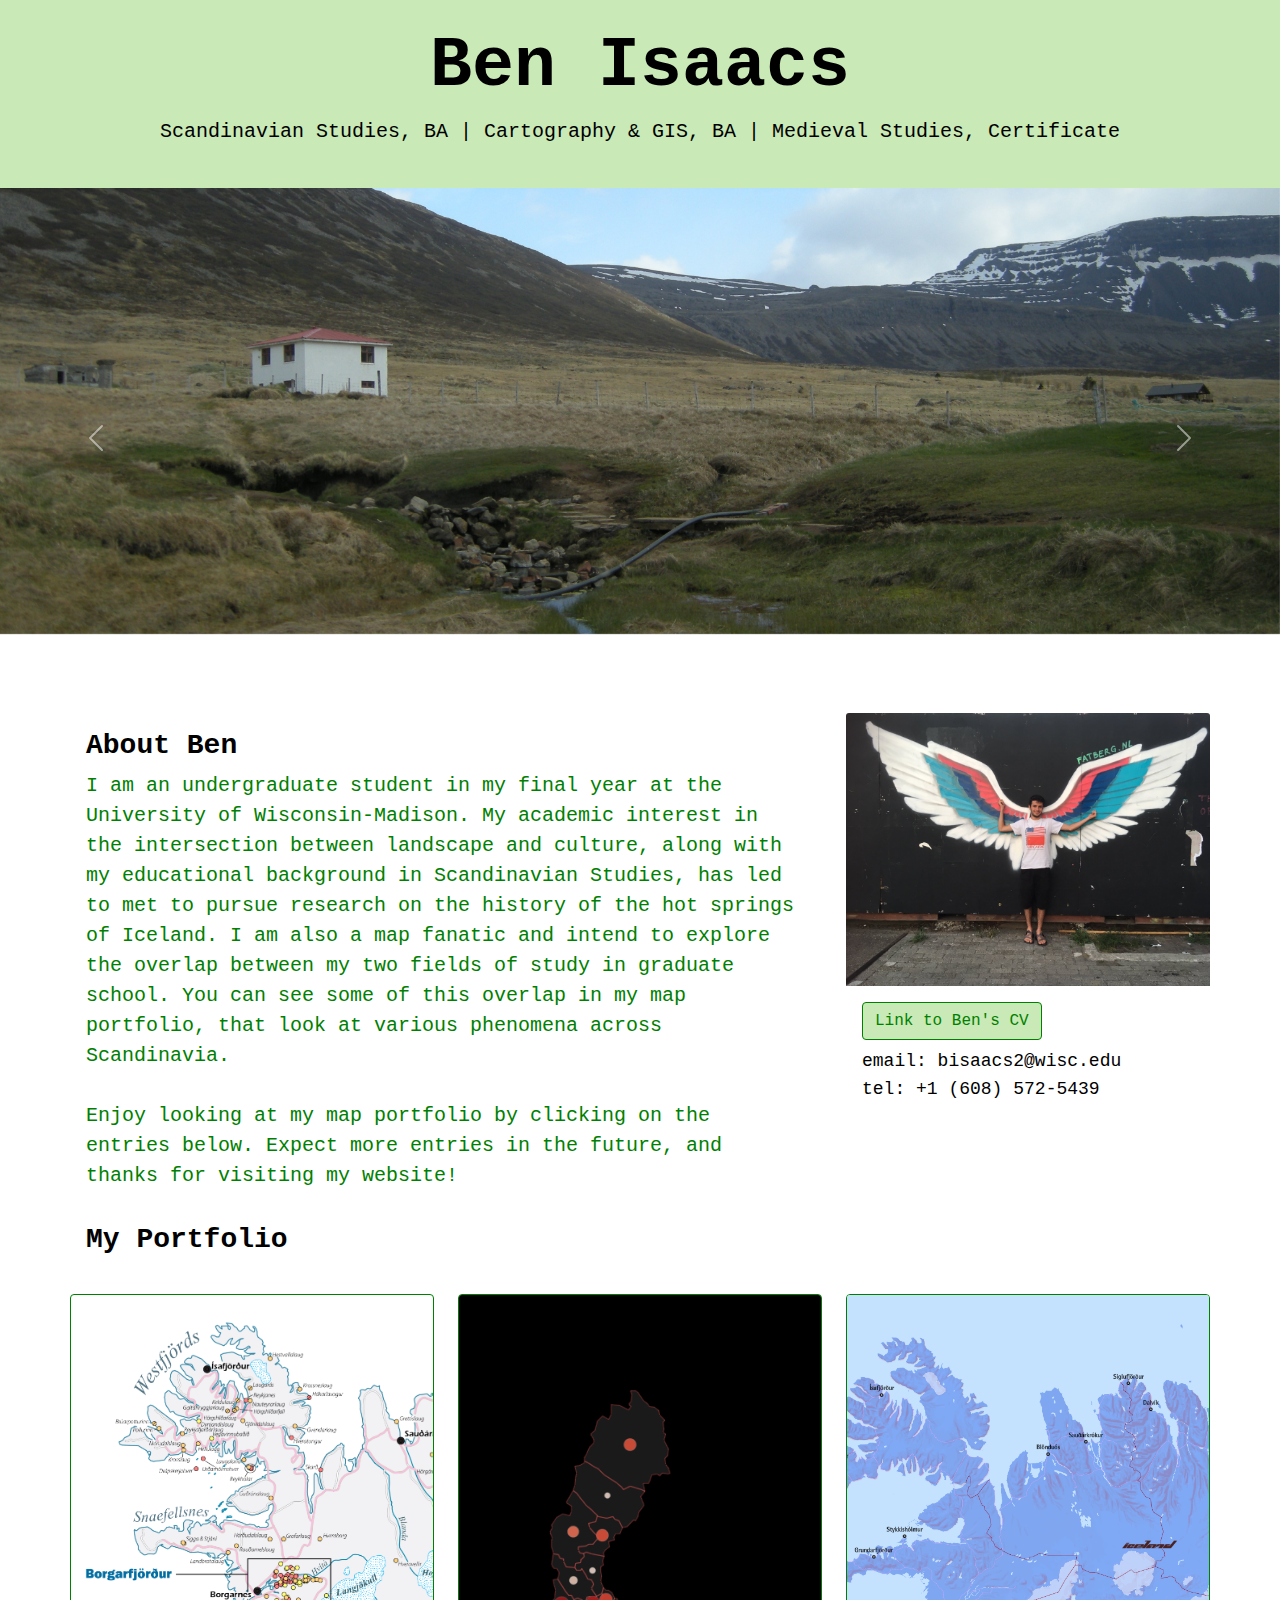
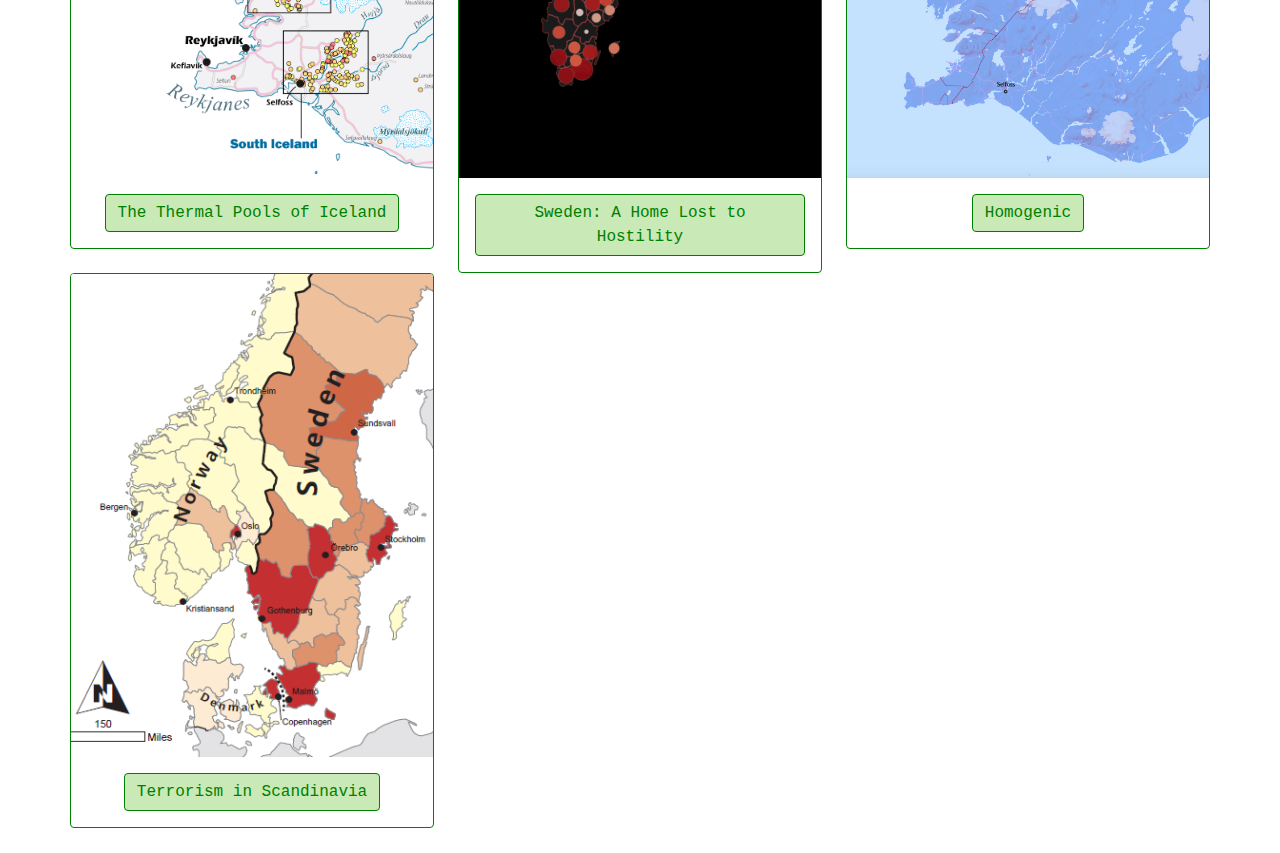
<file: index.html>
<!DOCTYPE html>
<html lang="en">

<head>
    <meta charset="utf-8">
    <meta name="viewport" content="width=device-width, initial-scale=1">
    <meta name="keywords" content="maps, cartography"/>
	<title>Ben Isaacs</title>

    <!--put your Bootstrap stylesheet links below this comment and above style.css-->
    <link rel="stylesheet" href="css/bootstrap.min.css">
    <link rel="stylesheet" href="css/style.css">
</head>

<body>
	<div class="jumbotron">
		<div class="container">
            <h2>Ben Isaacs</h2>
            <p>Scandinavian Studies, BA | Cartography & GIS, BA | Medieval Studies, Certificate</p>
        </div>
    </div>
	<div id="carouselExampleIndicators" class="carousel slide" data-bs-ride="carousel">
  <div class="carousel-indicators">
    <button type="button" data-bs-target="#carouselExampleIndicators" data-bs-slide-to="0" class="active" aria-current="true" aria-label="Slide 1"></button>
    <button type="button" data-bs-target="#carouselExampleIndicators" data-bs-slide-to="1" aria-label="Slide 2"></button>
    <button type="button" data-bs-target="#carouselExampleIndicators" data-bs-slide-to="2" aria-label="Slide 3"></button>
  </div>
  <div class="carousel-inner">
    <div class="carousel-item active">
      <img src="assets/reykjarfjordurlaug.JPG" class="d-block w-100" alt="Reykjarfjörðurlaug">
    </div>
    <div class="carousel-item">
      <img src="assets/krossneslaug.JPG" class="d-block w-100" alt="Krossneslaug">
    </div>
    <div class="carousel-item">
      <img src="assets/skorradalur.JPG" class="d-block w-100" alt="Skorradalur">
    </div>
  </div>
  <button class="carousel-control-prev" type="button" data-bs-target="#carouselExampleIndicators" data-bs-slide="prev">
    <span class="carousel-control-prev-icon" aria-hidden="true"></span>
    <span class="visually-hidden">Previous</span>
  </button>
  <button class="carousel-control-next" type="button" data-bs-target="#carouselExampleIndicators" data-bs-slide="next">
    <span class="carousel-control-next-icon" aria-hidden="true"></span>
    <span class="visually-hidden">Next</span>
  </button>
</div>
	
    <div class="container">
        <div class="row">
			<div class="col-md-8">
				<div class="about-me-card">
					<div class="card-body">
						<h3 class="card-title">About Ben</h3>
							<p class="card-text">I am an undergraduate student in my final year at the University of Wisconsin-Madison. My academic interest in the intersection between landscape and culture, along with my educational background in Scandinavian Studies, has led to met to pursue research on the history of the hot springs of Iceland. I am also a map fanatic and intend to explore the overlap between my two fields of study in graduate school. You can see some of this overlap in my map portfolio, that look at various phenomena across Scandinavia.<br>
							<br>
							Enjoy looking at my map portfolio by clicking on the entries below. Expect more entries in the future, and thanks for visiting my website!</p>
					</div>
				</div>
			</div>
			<div class="col-md-4">
				<div class="image-card">
					<img class="card-img-top" src="assets/me-amsterdam.jpg" alt="Ben in Amsterdam">
					<div class="card-body">
						<a href="assets/BenIsaacs-CV.pdf" class="btn btn-primary">Link to Ben's CV</a>
						<br>
						<p class="image-card-text">email: bisaacs2@wisc.edu<br>
						<br>
						tel: +1 (608) 572-5439</p>
					</div>
				</div>
			</div>
		</div>
		<div class="row">
			<div class="col-md-12">
				<div class="content-card">
					<div class="card-body">
						<h3 class="card-title">My Portfolio</h3>
					</div>
				</div>
			</div>
		</div>
		<div class="row">
			<div class="col-md-4">
                <div class="card">
                    
                        <img class="card-img-top" src="assets/iceland_hotspring_map-01.png" alt="thermal pools in iceland map">
					</a>
                    <div class="card-body">
                        <a href="thermalpools.html" class="btn btn-primary">The Thermal Pools of Iceland</a>
                    </div>
                </div>
            </div>
			<div class="col-md-4">
                <div class="card">
                    
                        <img class="card-img-top" src="assets/sweden-terrorism-thumbnail.png" alt="sweden refugees infographic">
					</a>
                    <div class="card-body">
                        <a href="sweden.html" class="btn btn-primary">Sweden: A Home Lost to Hostility</a>
                    </div>
                </div>
            </div>

            <div class="col-md-4">
                <div class="card">
                    
                        <img class="card-img-top" src="assets/iceland-thumbnail.png" alt="iceland map"></a>
                    <div class="card-body">
                        <a href="homogenic.html" class="btn btn-primary">Homogenic</a>
                    </div>
                </div>
            </div>
		</div>
		<div class="row">
            <div class="col-md-4">
                <div class="card">
                    
                        <img class="card-img-top" src="assets/terrorism-in-scandinavia-thumbnail.png" alt="terrorism in scandinavia map"></a>
                    <div class="card-body">
                        <a href="terrorism.html" class="btn btn-primary">Terrorism in Scandinavia</a>
                    </div>
                </div>
            </div>
        </div>
    </div>

    <!--put your external script links here-->
    <script type="text/javascript" src="lib/jquery-3.5.1.min.js"></script>
    <script type="text/javascript" src="lib/bootstrap.min.js"></script>
</body>

</html>
</file>
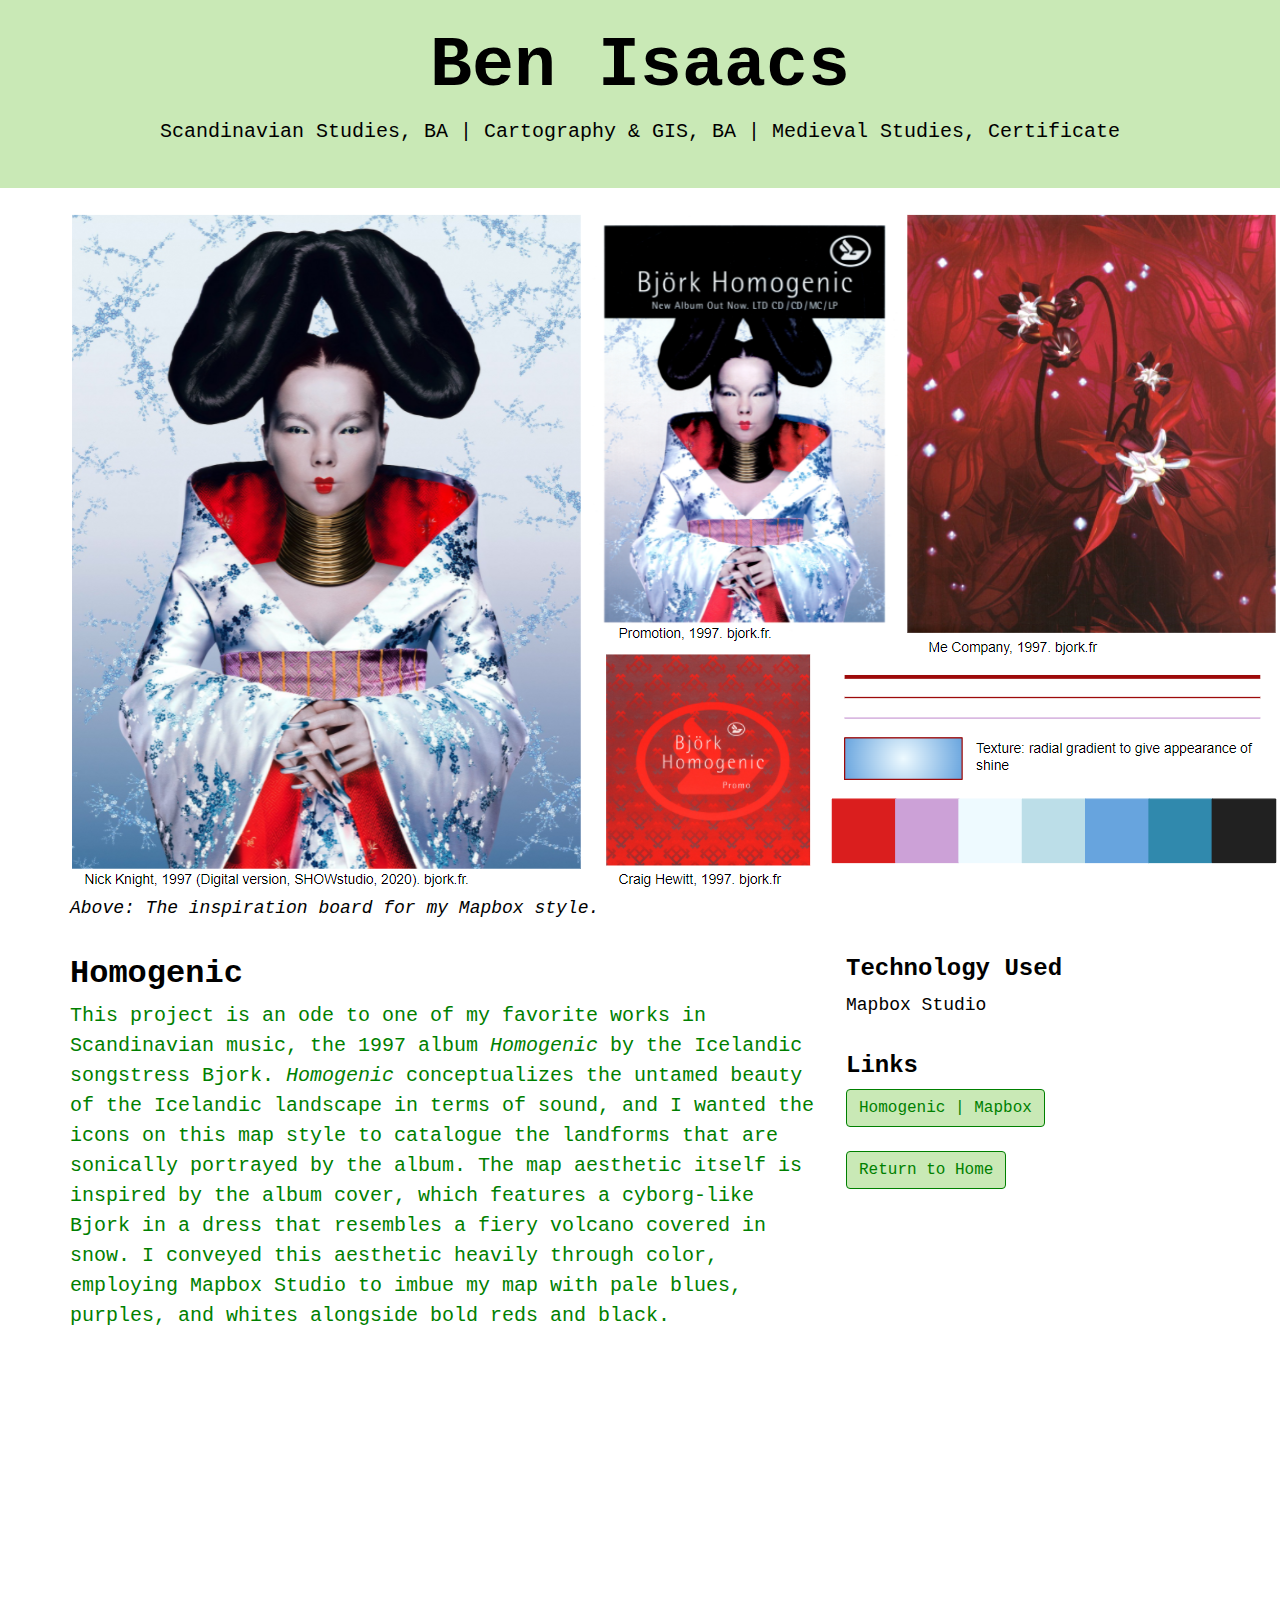
<file: homogenic.html>
<!DOCTYPE html>
<html lang="en">
    
<head>
    <meta charset="utf-8">
    <meta name="viewport" content="width=device-width, initial-scale=1">
    <title>Ben Isaacs</title>
    <!-- <link href='https://fonts.googleapis.com/css?family=Montserrat:400,700' rel='stylesheet' type='text/css'> -->

    <!--put your Bootstrap stylesheet links below this comment and above style.css-->
    <link rel="stylesheet" href="css/bootstrap.min.css">
    <link rel="stylesheet" href="css/style.css">
</head>

<body>
	<div class="jumbotron">
		<div class="container">
            <h2>Ben Isaacs</h2>
            <p>Scandinavian Studies, BA | Cartography & GIS, BA | Medieval Studies, Certificate</p>
        </div>
    </div>

    <div class="container">
		<div class="row">
			<div class="col-md-8 col-md-offset-2 col-xs-10 col-xs-offset-1">
				<img src="assets/homogenic-design.png">
			</div>
		</div>
		<div class="row">
			<div class="col-md-12">
				<p class="tech-card-text"><i>Above: The inspiration board for my Mapbox style.</i></p><br>
        <div class="row">
            <div class="col-md-8">
                <h2 class="portfolio-title">Homogenic</h2>
                <p class="portfolio-description">
                     This project is an ode to one of my favorite works in Scandinavian music, the 1997 album <i>Homogenic</i> by the Icelandic songstress Bjork. <i>Homogenic</i> conceptualizes the untamed beauty of the Icelandic landscape in terms of sound, and I wanted the icons on this map style to catalogue the landforms that are sonically portrayed by the album. The map aesthetic itself is inspired by the album cover, which features a cyborg-like Bjork in a dress that resembles a fiery volcano covered in snow. I conveyed this aesthetic heavily through color, employing Mapbox Studio to imbue my map with pale blues, purples, and whites alongside bold reds and black.
                </p>
            </div>
			<div class="col-md-4">
				<div class="tech-card">
					<h4 class="card-title">Technology Used</h4>
					<p class="tech-card-text">Mapbox Studio</p><br>
					<h4 class="card-title">Links</h4>
					<a href="https://api.mapbox.com/styles/v1/isaacsjben/ckv2lljad3igm14mzn4pnaywl.html?title=view&access_token=pk.eyJ1IjoiaXNhYWNzamJlbiIsImEiOiJja3YybGt6ZGIxbHRwMnZ0Y2RyY3c0bTFtIn0.UtSk1oou8Z4WAMVN9NLD5g&zoomwheel=true&fresh=true#6.12/65.067/-21.083" class="btn btn-primary">Homogenic | Mapbox</a>
					<br>
					<br>
					<a href="index.html" class="btn btn-primary">Return to Home</a>
				</div>
			</div>
        </div>
    </div>
    <div class="container-fluid">
        <div class="row">
            <div class="col-md-12 portfolio-image figure-img img-fluid">
				<iframe src="https://api.mapbox.com/styles/v1/isaacsjben/ckv2lljad3igm14mzn4pnaywl.html?title=view&access_token=pk.eyJ1IjoiaXNhYWNzamJlbiIsImEiOiJja3YybGt6ZGIxbHRwMnZ0Y2RyY3c0bTFtIn0.UtSk1oou8Z4WAMVN9NLD5g&zoomwheel=true&fresh=true#6.12/65.067/-21.083" width="100%", height="1000px"></iframe>
            </div>
        </div>
    </div>

    <!--put your external script links here-->
    <script type="text/javascript" src="../lib/jquery-3.5.1.min.js"></script>
    <script type="text/javascript" src="../lib/bootstrap.min.js"></script>
</body></html>
</file>
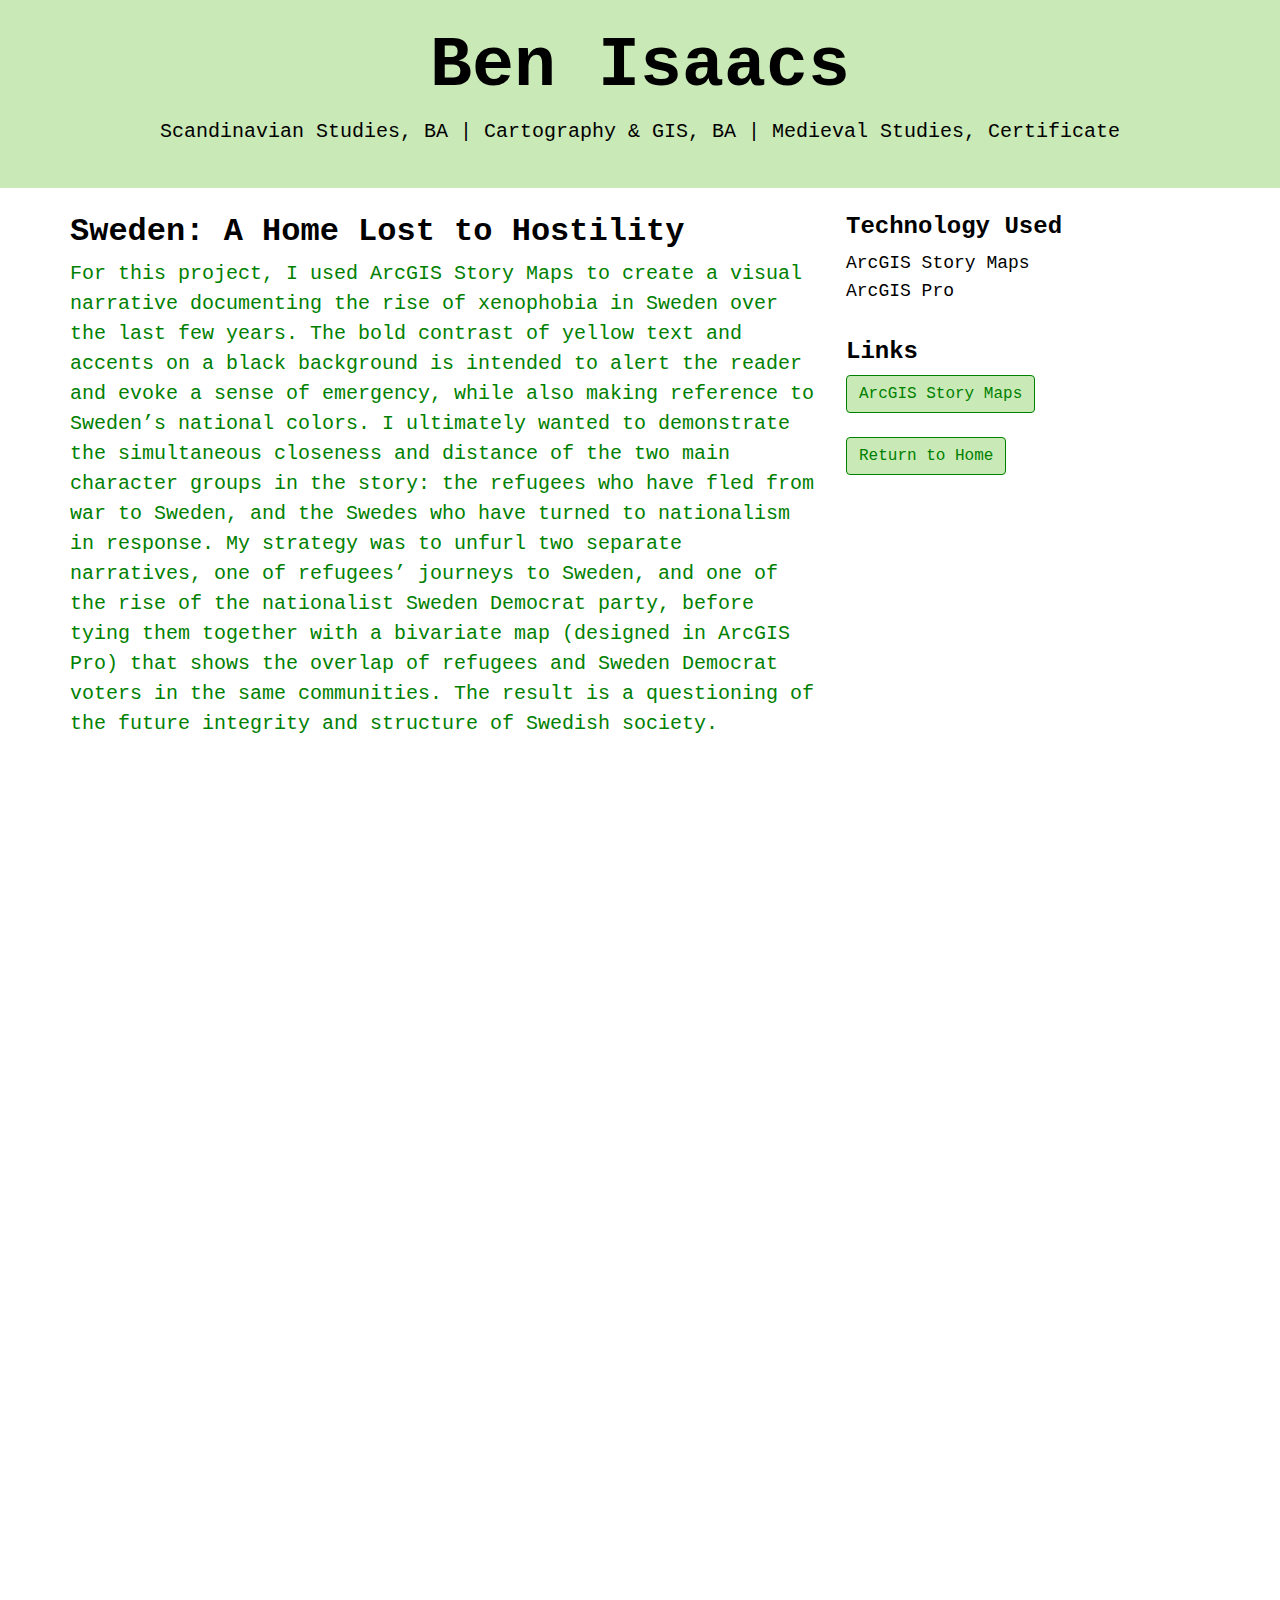
<file: sweden.html>
<!DOCTYPE html>
<html lang="en">
    
<head>
    <meta charset="utf-8">
    <meta name="viewport" content="width=device-width, initial-scale=1">
    <title>Ben Isaacs</title>
    <!-- <link href='https://fonts.googleapis.com/css?family=Montserrat:400,700' rel='stylesheet' type='text/css'> -->

    <!--put your Bootstrap stylesheet links below this comment and above style.css-->
    <link rel="stylesheet" href="css/bootstrap.min.css">
    <link rel="stylesheet" href="css/style.css">
</head>

<body>
	<div class="jumbotron">
		<div class="container">
            <h2>Ben Isaacs</h2>
            <p>Scandinavian Studies, BA | Cartography & GIS, BA | Medieval Studies, Certificate</p>
        </div>
    </div>

    <div class="container">
        <div class="row">
            <div class="col-md-8">
                <h2 class="portfolio-title">Sweden: A Home Lost to Hostility</h2>
                <p class="portfolio-description">
                    For this project, I used ArcGIS Story Maps to create a visual narrative documenting the rise of xenophobia in Sweden over the last few years. The bold contrast of yellow text and accents on a black background is intended to alert the reader and evoke a sense of emergency, while also making reference to Sweden’s national colors. I ultimately wanted to demonstrate the simultaneous closeness and distance of the two main character groups in the story: the refugees who have fled from war to Sweden, and the Swedes who have turned to nationalism in response. My strategy was to unfurl two separate narratives, one of refugees’ journeys to Sweden, and one of the rise of the nationalist Sweden Democrat party, before tying them together with a bivariate map (designed in ArcGIS Pro) that shows the overlap of refugees and Sweden Democrat voters in the same communities. The result is a questioning of the future integrity and structure of Swedish society. 
                </p>
            </div>
			<div class="col-md-4">
				<div class="tech-card">
					<h4 class="card-title">Technology Used</h4>
					<p class="tech-card-text">ArcGIS Story Maps<br>
					<br>
					ArcGIS Pro</p><br>
					<h4 class="card-title">Links</h4>
					<a href="https://arcg.is/1arT8H" class="btn btn-primary">ArcGIS Story Maps</a>
					<br>
					<br>
					<a href="index.html" class="btn btn-primary">Return to Home</a>
				</div>
			</div>
        </div>
    </div>
    <div class="container-fluid">
        <div class="row">
            <div class="col-md-12 portfolio-image figure-img img-fluid">
				<iframe src="https://arcg.is/1arT8H" width="100%", height="1000px"></iframe>
            </div>
        </div>
    </div>

    <!--put your external script links here-->
    <script type="text/javascript" src="../lib/jquery-3.5.1.min.js"></script>
    <script type="text/javascript" src="../lib/bootstrap.min.js"></script>
</body></html>
</file>
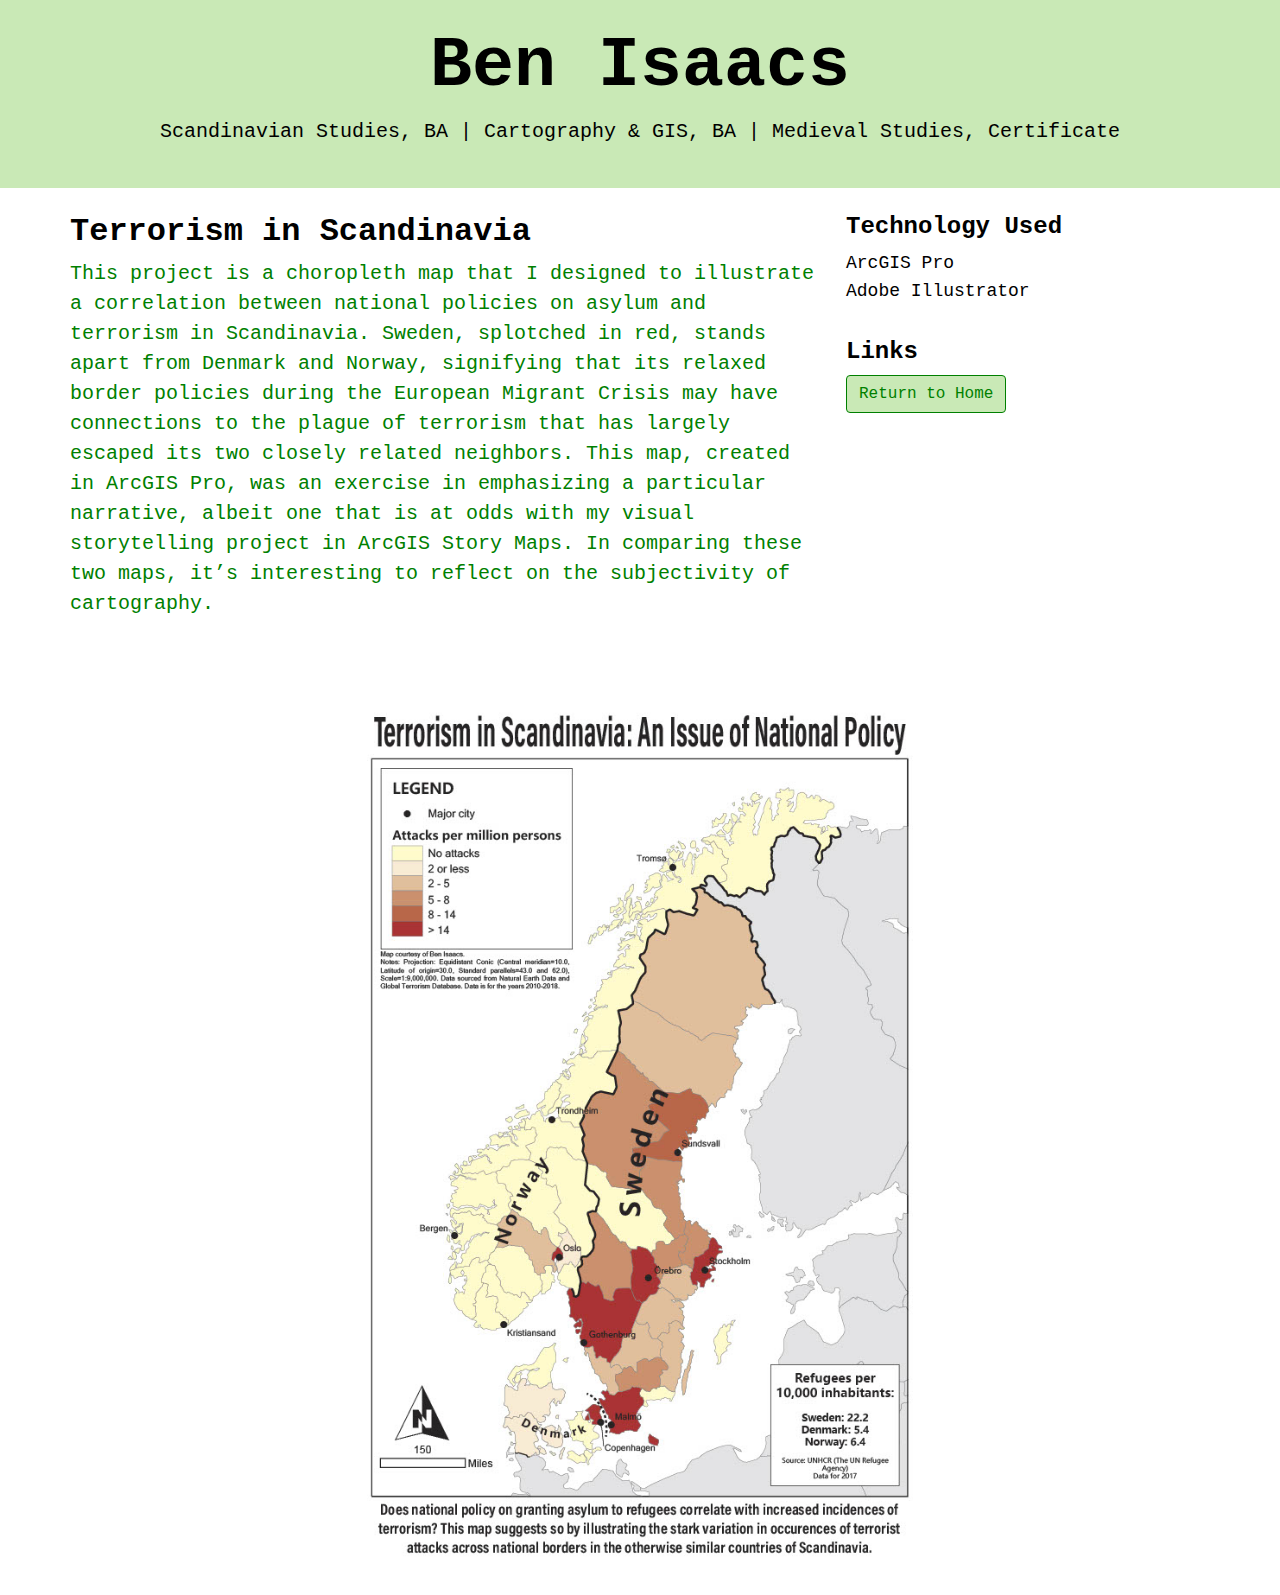
<file: terrorism.html>
<!DOCTYPE html>
<html lang="en">
    
<head>
    <meta charset="utf-8">
    <meta name="viewport" content="width=device-width, initial-scale=1">
    <title>Ben Isaacs</title>
    <!-- <link href='https://fonts.googleapis.com/css?family=Montserrat:400,700' rel='stylesheet' type='text/css'> -->

    <!--put your Bootstrap stylesheet links below this comment and above style.css-->
    <link rel="stylesheet" href="css/bootstrap.min.css">
    <link rel="stylesheet" href="css/style.css">
</head>

<body>
	<div class="jumbotron">
		<div class="container">
            <h2>Ben Isaacs</h2>
            <p>Scandinavian Studies, BA | Cartography & GIS, BA | Medieval Studies, Certificate</p>
        </div>
    </div>

    <div class="container">
        <div class="row">
            <div class="col-md-8">
                <h2 class="portfolio-title">Terrorism in Scandinavia</h2>
                <p class="portfolio-description">
                     This project is a choropleth map that I designed to illustrate a correlation between national policies on asylum and terrorism in Scandinavia. Sweden, splotched in red, stands apart from Denmark and Norway, signifying that its relaxed border policies during the European Migrant Crisis may have connections to the plague of terrorism that has largely escaped its two closely related neighbors. This map, created in ArcGIS Pro, was an exercise in emphasizing a particular narrative, albeit one that is at odds with my visual storytelling project in ArcGIS Story Maps. In comparing these two maps, it’s interesting to reflect on the subjectivity of cartography.
                </p>
            </div>
			<div class="col-md-4">
				<div class="tech-card">
					<h4 class="card-title">Technology Used</h4>
					<p class="tech-card-text">ArcGIS Pro<br>
					<br>
					Adobe Illustrator</p><br>
					<h4 class="card-title">Links</h4>
					<a href="index.html" class="btn btn-primary">Return to Home</a>
				</div>
			</div>
        </div>
    </div>
    <div class="container">
		<div class="row">
			<div class="col-md-12">
				<img src="assets/scandinavia.jpg" class="center">
            </div>
        </div>
    </div>

    <!--put your external script links here-->
    <script type="text/javascript" src="../lib/jquery-3.5.1.min.js"></script>
    <script type="text/javascript" src="../lib/bootstrap.min.js"></script>
</body></html>
</file>
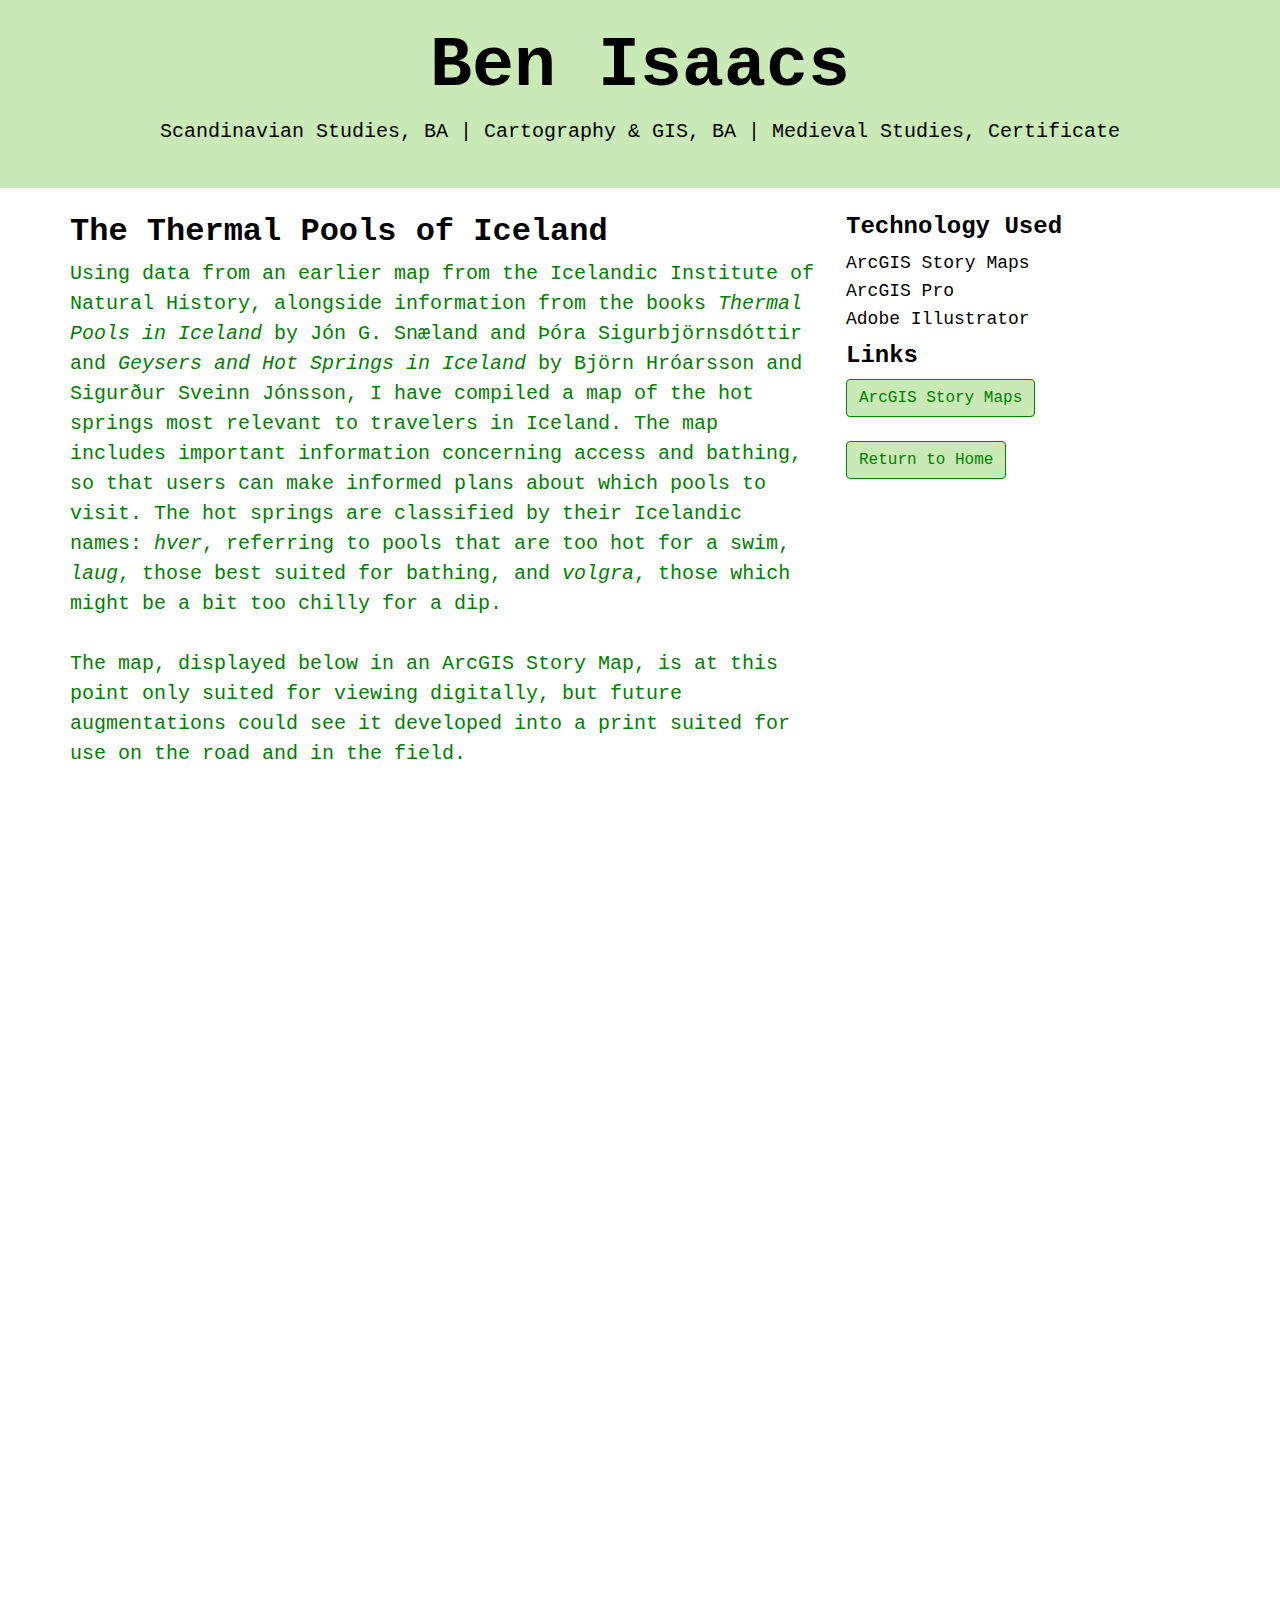
<file: thermalpools.html>
<!DOCTYPE html>
<html lang="en">
    
<head>
    <meta charset="utf-8">
    <meta name="viewport" content="width=device-width, initial-scale=1">
    <title>Ben Isaacs</title>
    <!-- <link href='https://fonts.googleapis.com/css?family=Montserrat:400,700' rel='stylesheet' type='text/css'> -->

    <!--put your Bootstrap stylesheet links below this comment and above style.css-->
    <link rel="stylesheet" href="css/bootstrap.min.css">
    <link rel="stylesheet" href="css/style.css">
</head>

<body>
	<div class="jumbotron">
		<div class="container">
            <h2>Ben Isaacs</h2>
            <p>Scandinavian Studies, BA | Cartography & GIS, BA | Medieval Studies, Certificate</p>
        </div>
    </div>

    <div class="container">
        <div class="row">
            <div class="col-md-8">
                <h2 class="portfolio-title">The Thermal Pools of Iceland</h2>
                <p class="portfolio-description">
                    Using data from an earlier map from the Icelandic Institute of Natural History, alongside information from the books <i>Thermal Pools in Iceland</i> by Jón G. Snæland and Þóra Sigurbjörnsdóttir and <i>Geysers and Hot Springs in Iceland</i> by Björn Hróarsson and Sigurður Sveinn Jónsson, I have compiled a map of the hot springs most relevant to travelers in Iceland. The map includes important information concerning access and bathing, so that users can make informed plans about which pools to visit. The hot springs are classified by their Icelandic names: <i>hver</i>, referring to pools that are too hot for a swim, <i>laug</i>, those best suited for bathing, and <i>volgra</i>, those which might be a bit too chilly for a dip.
					<br>
					<br>
					The map, displayed below in an ArcGIS Story Map, is at this point only suited for viewing digitally, but future augmentations could see it developed into a print suited for use on the road and in the field.
                </p>
            </div>
			<div class="col-md-4">
				<div class="tech-card">
					<h4 class="card-title">Technology Used</h4>
					<p class="tech-card-text">ArcGIS Story Maps<br>
					<br>
					ArcGIS Pro<br>
					<br>
					Adobe Illustrator<br></p>
					<h4 class="card-title">Links</h4>
					<a href="https://storymaps.arcgis.com/stories/e34024fdba6247ff9d0aa3645deed062" class="btn btn-primary">ArcGIS Story Maps</a>
					<br>
					<br>
					<a href="index.html" class="btn btn-primary">Return to Home</a>
				</div>
			</div>
        </div>
    </div>
    <div class="container-fluid">
        <div class="row">
            <div class="col-md-12 portfolio-image figure-img img-fluid">
				<iframe src="https://storymaps.arcgis.com/stories/e34024fdba6247ff9d0aa3645deed062" width="100%", height="1000px"></iframe>
            </div>
        </div>
    </div>

    <!--put your external script links here-->
    <script type="text/javascript" src="../lib/jquery-3.5.1.min.js"></script>
    <script type="text/javascript" src="../lib/bootstrap.min.js"></script>
</body></html>
</file>
<file: css/style.css>
/*** JUMBOTRON ***/

.jumbotron {
    background-color: #c9e9b6;
    text-align: center;
    color:black;
    padding: 0%;
    border-radius: 0px;
}

.jumbotron h2 {
    font-size: 70px;
    font-weight: bold;
}

.img-responsive{
    width:100%;
}

.carousel-inner{
	height:500px;
}
/*** CARD ***/

.card {
    background-color: #fff;
    border-color: green;
    border-width: 1px;
    width: 100%;
	
	text-align: center;
}

.about-me-card {
	background-color: #fff;
	border-color: #cccccc;
	border-width: 1px;
	width: 100%;
}

.card-title {
	font-weight: bold;
}

.card-text {
	color: green;
}

.portfolio-description{
	color: green;
}

.image-card {
	background-color: #fff;
	border-color: #cccccc;
	border-width: 1px;
	width: 100%;
}

.content-card {
	background-color: #fff;
	border-color: #cccccc;
	border-width: 1px;
	width: 100%;
	margin-bottom: 14px;
}

.card:hover {
    border-color: #ebd122;
}

.center {
	display: block;
	margin-left: auto;
	margin-right: auto;
	width: 60%;
}

/*** Basic Text Styles ***/



#about-world {
    max-height: 200px;
}

.resume h3 {
    font-weight: bold;
}

.btn-primary {
	background-color: #c9e9b6;
	border-color: green;
	font-family: 'Courier', monospace;
	color: green;
}

hr {
    border-color: white;
    border-width: 2px;
}

p {
    font-size: 20px;
}

a {
    color: #863ee3;
}

a:hover {
    color: #ebd122;
}

.container{
    padding:25px 0;
}

body {

    font-family: 'Courier', monospace;
    background-color: #fff;
    color: black;
}

.image-card-text {
	margin-top: 14px;
	font-size: 18px;
	line-height: 14px;
}

.portfolio-title{
	font-weight: bold;
}

.tech-card-text {
	margin-top: 14px;
	font-size: 18px;
	line-height: 14px;
}
</file>
